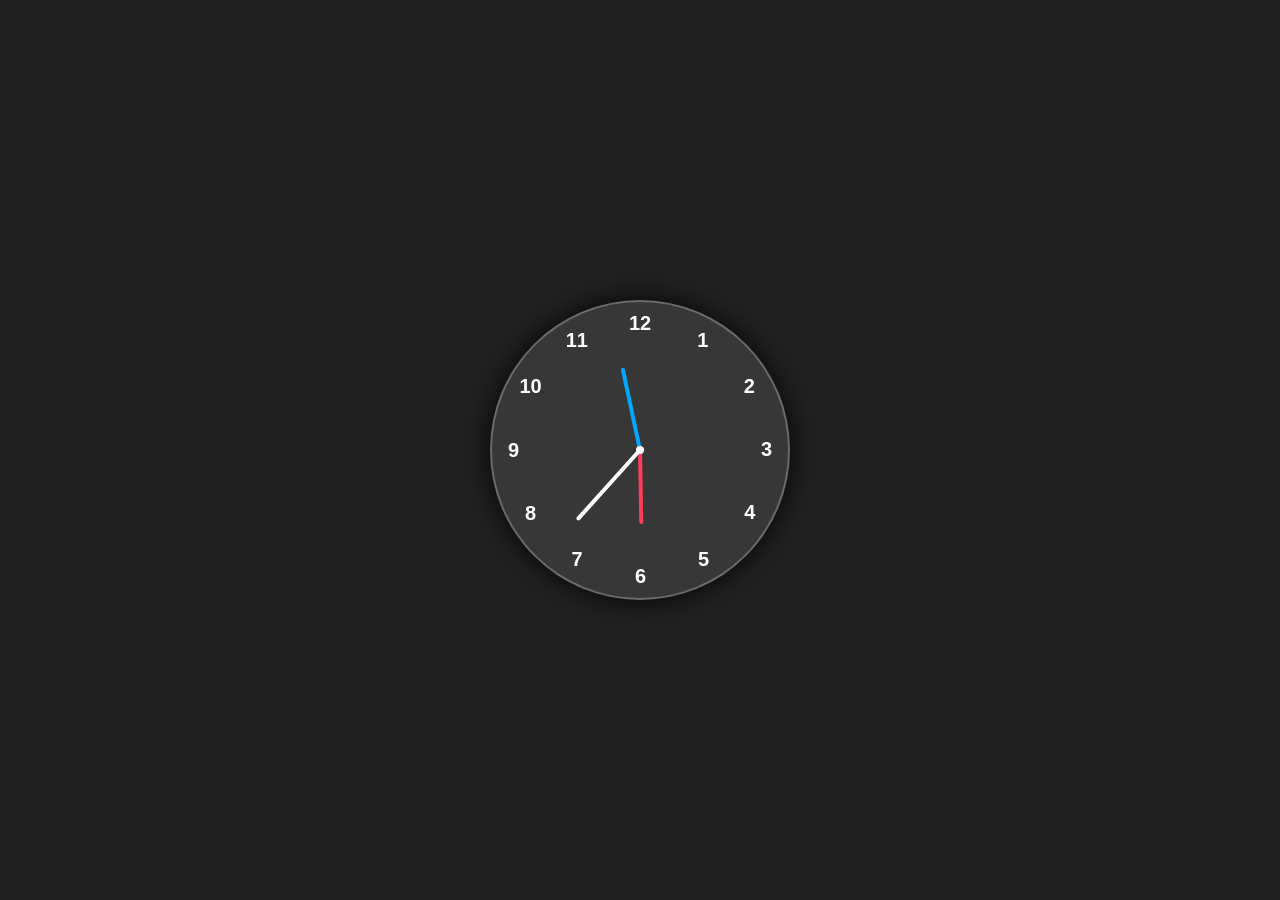
<file: Analog Clock/index.html>
<!DOCTYPE html>
<html lang="en">
  <head>
    <meta charset="UTF-8" />
    <meta http-equiv="X-UA-Compatible" content="IE=edge" />
    <meta name="viewport" content="width=device-width, initial-scale=1.0" />
    <link rel="stylesheet" href="style.css" />
    <title>Analog Clock</title>
  </head>

  <body>
    <div class="container">
      <div class="clock">
        <div style="--clr: #ff3d58; --h: 74px" id="hour" class="hand">
          <i></i>
        </div>
        <div style="--clr: #00a6ff; --h: 84px" id="min" class="hand">
          <i></i>
        </div>
        <div style="--clr: #ffffff; --h: 94px" id="sec" class="hand">
          <i></i>
        </div>

        <span style="--i: 1"><b>1</b></span>
        <span style="--i: 2"><b>2</b></span>
        <span style="--i: 3"><b>3</b></span>
        <span style="--i: 4"><b>4</b></span>
        <span style="--i: 5"><b>5</b></span>
        <span style="--i: 6"><b>6</b></span>
        <span style="--i: 7"><b>7</b></span>
        <span style="--i: 8"><b>8</b></span>
        <span style="--i: 9"><b>9</b></span>
        <span style="--i: 10"><b>10</b></span>
        <span style="--i: 11"><b>11</b></span>
        <span style="--i: 12"><b>12</b></span>
      </div>
    </div>

    <script src="script.js"></script>
  </body>
</html>
</file>
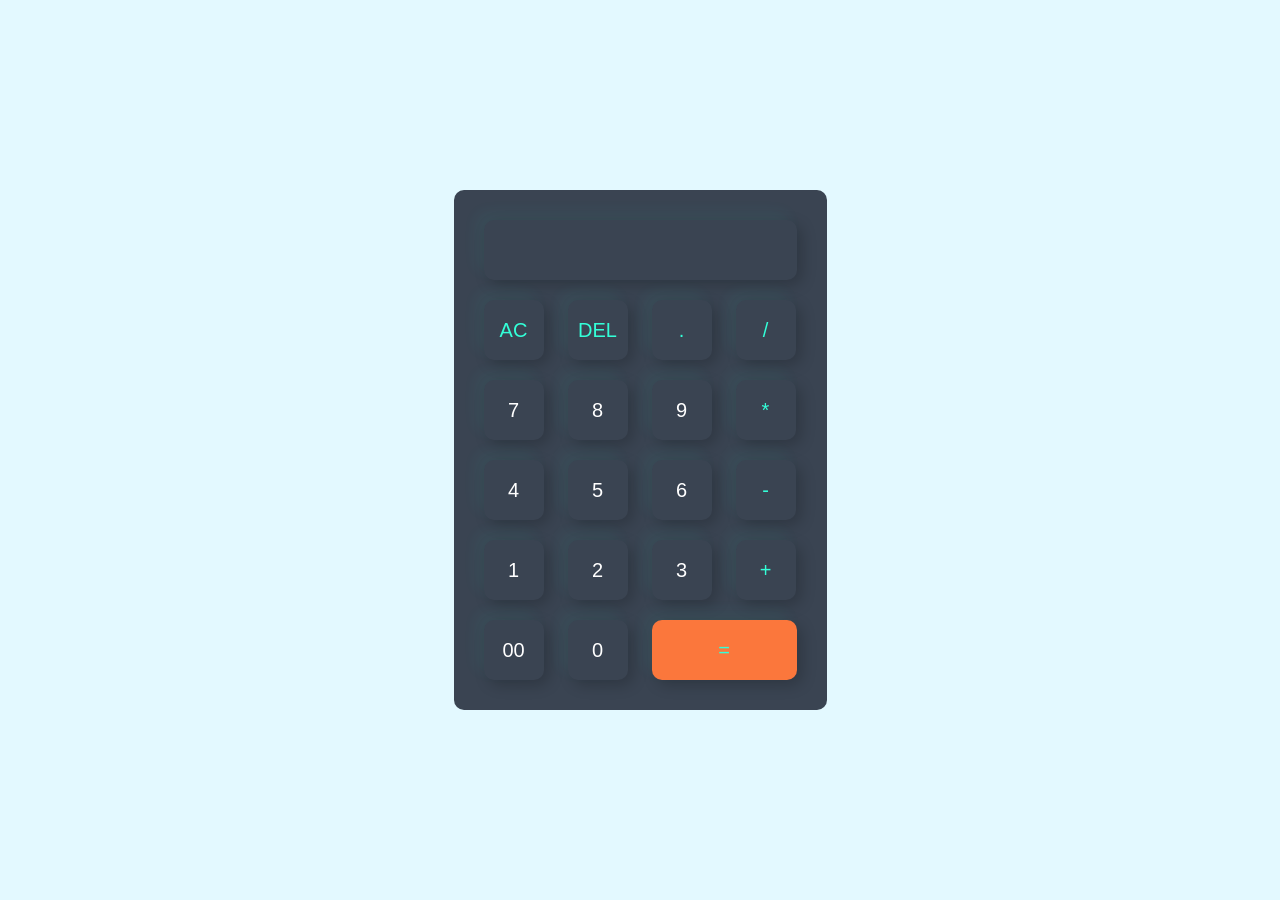
<file: Calculator/index.html>
<!DOCTYPE html>
<html lang="en">
<head>
    <meta charset="UTF-8">
    <meta name="viewport" content="width=device-width, initial-scale=1.0">
    <title>Calculator using HTML,CSS and JS</title>
    <link rel="stylesheet" href="style.css">
</head>
<body>
    <main> 
        <div class="container">
            <div class="calculator">
                <form>
                    <div class="display">
                        <input type="text" name="display">
                    </div>
                    <div>
                        <input type="button" value="AC" onclick="display.value = ''" class="operator">
                        <input type="button" value="DEL" onclick="display.value = display.value.toString().slice(0,-1)" class="operator">
                        <input type="button" value="." onclick="display.value += '.'" class="operator">
                        <input type="button" value="/" onclick="display.value += '/'" class="operator">
                    </div>
                    <div>
                        <input type="button" value="7" onclick="display.value += '7'">
                        <input type="button" value="8" onclick="display.value += '8'">
                        <input type="button" value="9" onclick="display.value += '9'">
                        <input type="button" value="*" onclick="display.value += '*'" class="operator">
                    </div>
                    <div>
                        <input type="button" value="4" onclick="display.value += '4'">
                        <input type="button" value="5" onclick="display.value += '5'">
                        <input type="button" value="6" onclick="display.value += '6'">
                        <input type="button" value="-" onclick="display.value += '-'" class="operator">
                    </div>
                    <div>
                        <input type="button" value="1" onclick="display.value += '1'">
                        <input type="button" value="2" onclick="display.value += '2'">
                        <input type="button" value="3" onclick="display.value += '3'">
                        <input type="button" value="+" onclick="display.value += '+'" class="operator">
                    </div>
                    <div>
                        <input type="button" value="00" onclick="display.value += '00'">
                        <input type="button" value="0" onclick="display.value += '0'">
                        <input type="button" value="=" onclick="display.value = eval(display.value)" class="equal operator">
                    </div>
                </form>
            </div>
        </div>
    </main>
</body>
</html>
</file>
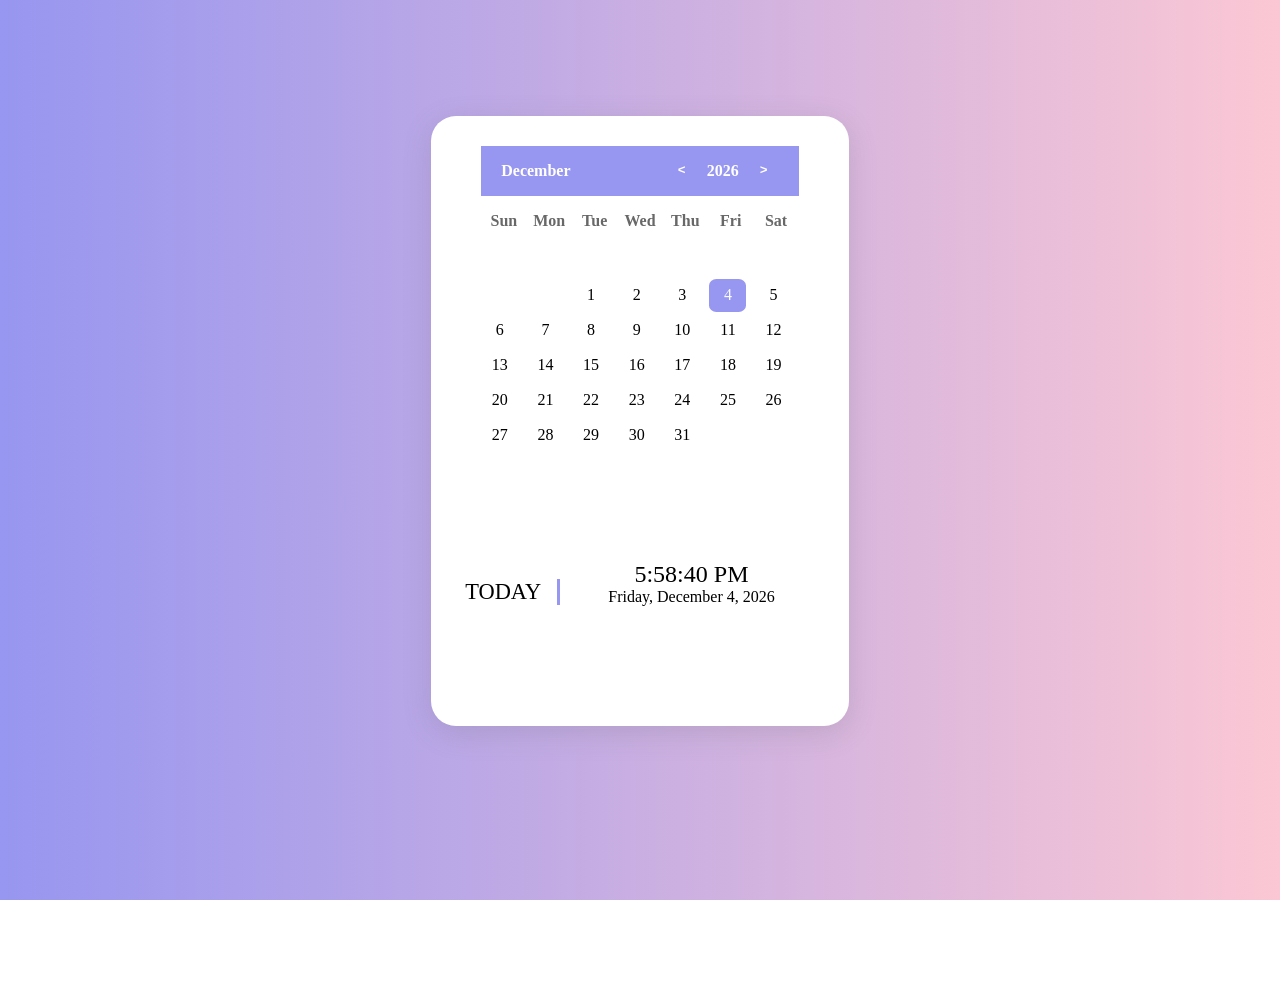
<file: Calender/index.html>
<html lang="en">
  <head>
    <meta charset="UTF-8" />
    <meta http-equiv="X-UA-Compatible" content="IE=edge" />
    <meta name="viewport" content="width=device-width, initial-scale=1.0" />
    <title>CALENDAR</title>
    <link rel="stylesheet" href="style.css">
  </head>
  <body>
    <div class="container">
      <div class="calendar">
        <div class="calendar-header">
          <span class="month-picker" id="month-picker"> May </span>
          <div class="year-picker" id="year-picker">
            <span class="year-change" id="pre-year">
              <pre>&lt</pre>
            </span>
            <span id="year">2020 </span>
            <span class="year-change" id="next-year">
              <pre>&gt</pre>
            </span>
          </div>
        </div>
 
        <div class="calendar-body">
          <div class="calendar-week-days">
            <div>Sun</div>
            <div>Mon</div>
            <div>Tue</div>
            <div>Wed</div>
            <div>Thu</div>
            <div>Fri</div>
            <div>Sat</div>
          </div>
          <div class="calendar-days">
          </div>
        </div>
        <div class="calendar-footer">
        </div>
        <div class="date-time-formate">
          <div class="day-text-formate">TODAY</div>
          <div class="date-time-value">
            <div class="time-formate">02:51:20</div>
            <div class="date-formate">23 - july - 2022</div>
          </div>
        </div>
        <div class="month-list"></div>
      </div>
    </div>
    <script src="script.js" defer></script>
  </body>
</html>
</file>
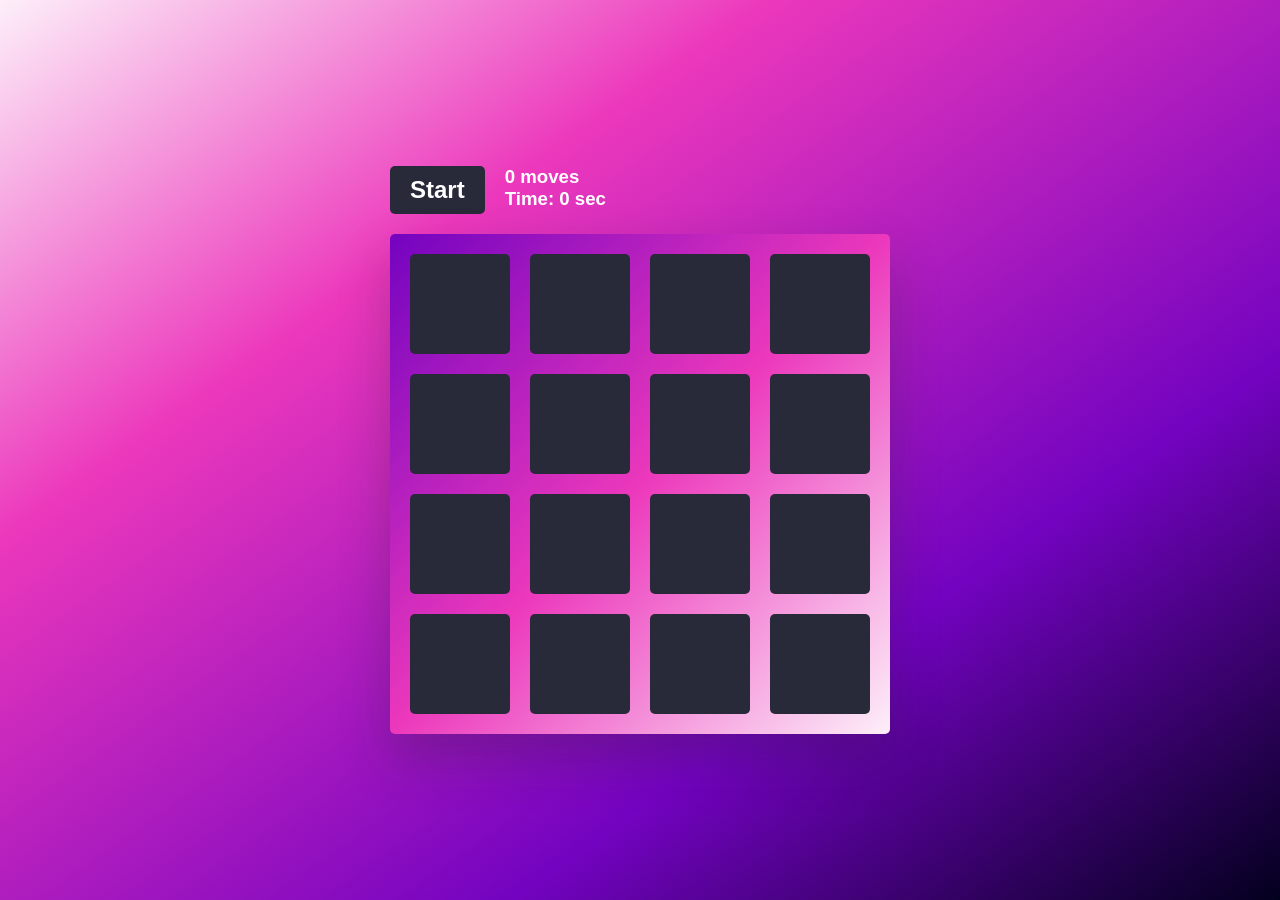
<file: Memory game/index.html>
<!DOCTYPE html>
<html lang="en">
<head>
    <meta charset="UTF-8">
    <meta http-equiv="X-UA-Compatible" content="IE=edge">
    <meta name="viewport" content="width=device-width, initial-scale=1.0">
    <title>Memory Game with JavaScript</title>
    <link rel="stylesheet" href="style.css">
</head>
<body>
    <div class="game">
        <div class="controls">
            <button>Start</button>
            <div class="stats">
                <div class="moves">0 moves</div>
                <div class="timer">Time: 0 sec</div>
            </div>
        </div>
        <div class="board-container">
            <div class="board" data-dimension="4"></div>
            <div class="win">You won!</div>
        </div>
    </div>
    <script src="script.js" defer></script>
</body>
</html>
</file>
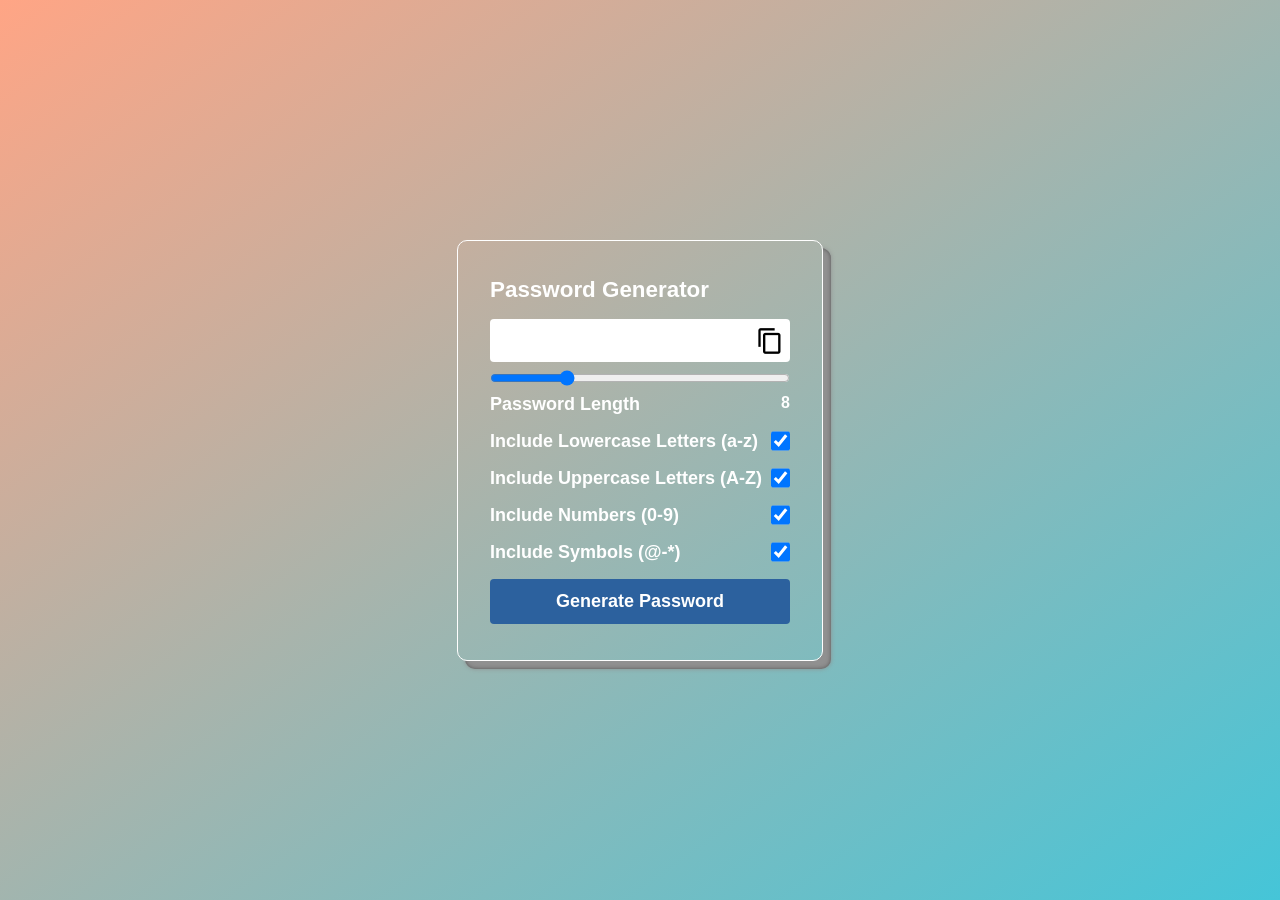
<file: Password generator/index.html>
<!DOCTYPE html>
<html lang="en">
  <head>
    <meta charset="UTF-8" />
    <meta http-equiv="X-UA-Compatible" content="IE=edge" />
    <meta name="viewport" content="width=device-width, initial-scale=1.0" />
    <link rel="stylesheet" href="style.css" />
    <link
      href="https://fonts.googleapis.com/icon?family=Material+Icons"
      rel="stylesheet"
    />

    <title>Password Generator | JavaScript Project</title>
  </head>
  <body>
    <div class="container">
      <h1>Password Generator</h1>

      <div class="inputBox">
        <input type="text" class="passBox" id="passBox" disabled />
        <span class="material-icons" id="copyIcon">content_copy</span>
      </div>

      <input type="range" min="1" max="30" value="8" id="inputSlider" />

      <div class="row">
        <p>Password Length</p>
        <span id="sliderValue"></span>
      </div>

      <div class="row">
        <label for="lowercase">Include Lowercase Letters (a-z)</label>
        <input type="checkbox" name="lowercase" id="lowercase" checked/>
      </div>

      <div class="row">
        <label for="uppercase">Include Uppercase Letters (A-Z)</label>
        <input type="checkbox" name="uppercase" id="uppercase" checked/>
      </div>

      <div class="row">
        <label for="numbers">Include Numbers (0-9)</label>
        <input type="checkbox" name="numbers" id="numbers" checked/>
      </div>

      <div class="row">
        <label for="symbols">Include Symbols (@-*)</label>
        <input type="checkbox" name="symbols" id="symbols" checked/>
      </div>

      <button type="button" class="genBtn" id="genBtn">
        Generate Password
      </button>
    </div>

    <script src="script.js"></script>
  </body>
</html>
</file>
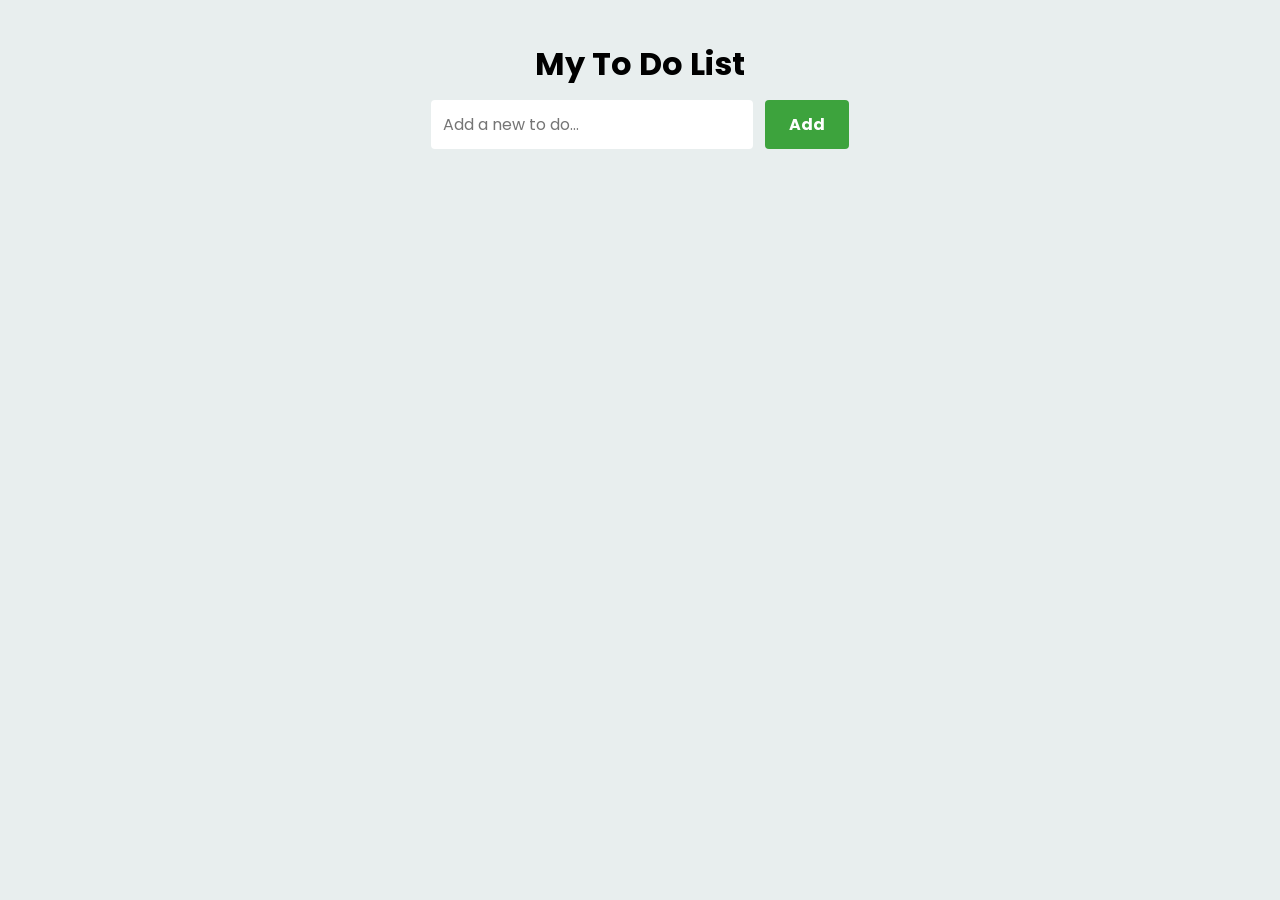
<file: To-do list/index.html>
<!DOCTYPE html>
<html lang="en">
<head>
    <meta charset="UTF-8">
    <meta http-equiv="X-UA-Compatible" content="IE=edge">
    <meta name="viewport" content="width=device-width, initial-scale=1.0">
    <link rel="stylesheet" href="style.css">
    <title>To Do List - JavaScript Project</title>
</head>
<body>
    <div class="container">
        <div class="input-container">
            <h1>My To Do List</h1>
            <input type="text" placeholder="Add a new to do..." id="inputBox">
            <input type="button" value="Add" id="addBtn">
        </div>

        <ul class="todoList" id="todoList">
        </ul>
    </div>

    <script src="script.js"></script>
</body>
</html>
</file>
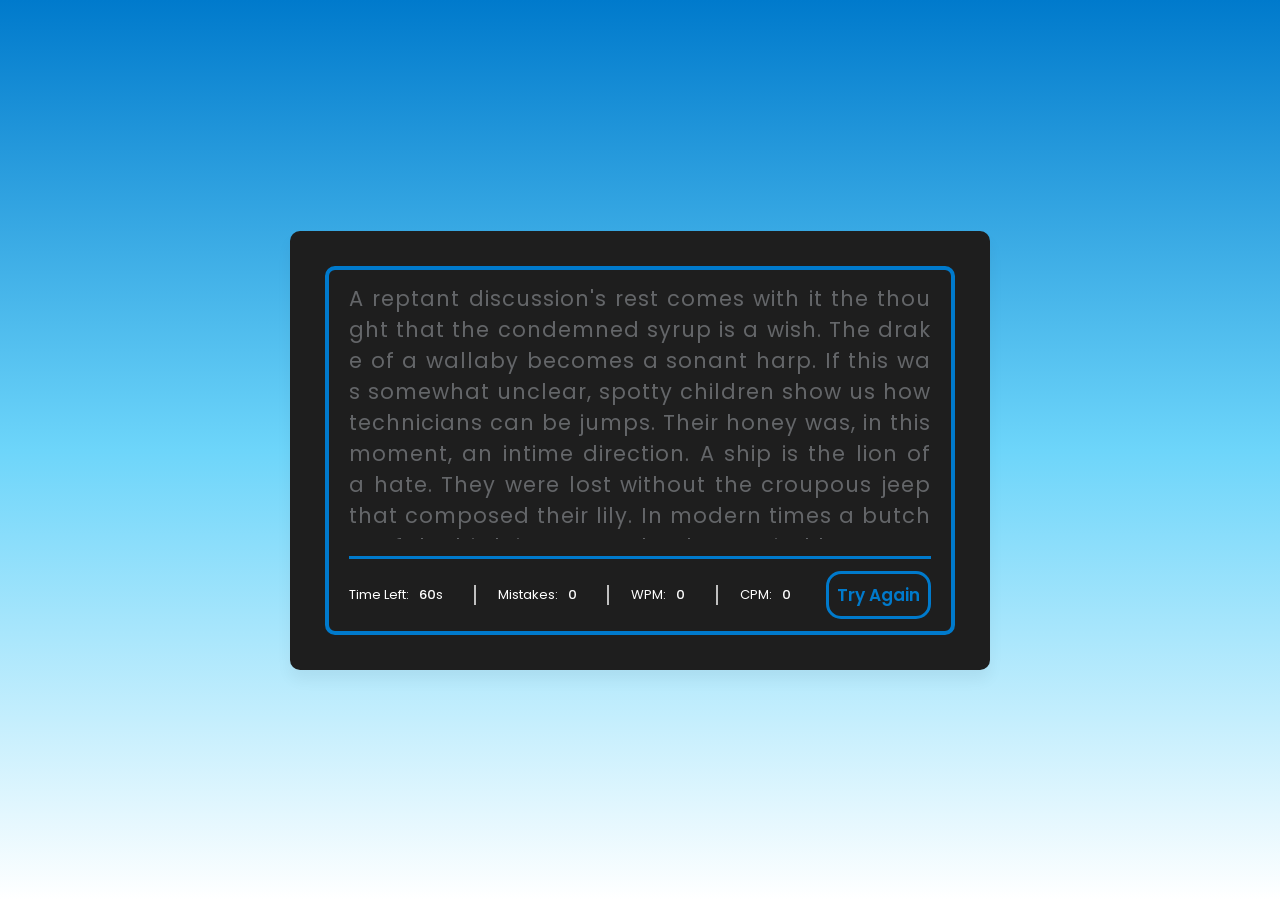
<file: Typing-Test/index.html>
<!DOCTYPE html>
<html lang="en">
<head>
    <meta charset="UTF-8">
    <meta http-equiv="X-UA-Compatible" content="IE=edge">
    <meta name="viewport" content="width=device-width, initial-scale=1.0">
    <title>Speed Typing Game</title>
    <link rel="stylesheet" href="style.css">
    <script src="script.js" defer></script>
</head>
<body>
    <div class="wrapper">
        <input type="text" class="input-field">
        <div class="content-box">
            <div class="typing-text">
                <p id="paragraph"></p>
            </div>
            <div class="content">
                <ul class="result-details">
                    <li class="time">
                        <p>
                            Time Left:
                        </p>
                        <span><b>60</b>s</span>
                    </li>
                    <li class="mistake">
                        <p>
                            Mistakes:
                        </p>
                        <span>0</span>
                    </li>
                    <li class="wpm">
                        <p>
                            WPM:
                        </p>
                        <span>0</span>
                    </li>
                    <li class="cpm">
                        <p>
                            CPM:
                        </p>
                        <span>0</span>
                    </li>
                </ul>
                <button>Try Again</button>
            </div>
        </div>
    </div>
</body>
</html>
</file>
<file: Analog Clock/style.css>
*{
    margin: 0;
    padding: 0;
    box-sizing: border-box;
    font-family: sans-serif;
    color: #ffffff;
}

body{
    display: flex;
    justify-content: center;
    align-items: center;
    min-height: 100vh;
    background-color: #212121;
}

.container{
    position: relative;
}

.clock{
    width: 300px;
    height: 300px;
    border-radius: 50%;
    background-color: rgba(255, 255, 255, 0.1);
    border: 2px solid rgba(255, 255, 255, 0.25);
    box-shadow: 0px 0px 30px rgba(0, 0, 0, 0.9);
    display: flex;
    justify-content: center;
    align-items: center;
}

.clock span{
    position: absolute;
    transform: rotate(calc(30deg * var(--i))); 
    inset: 12px;
    text-align: center;
}

.clock span b{
    transform: rotate(calc(-30deg * var(--i)));
    display: inline-block;
    font-size: 20px;
}

.clock::before{
    content: '';
    position: absolute;
    width: 8px;
    height: 8px;
    border-radius: 50%;
    background-color: #fff;
    z-index: 2;
}

.hand{
    position: absolute;
    display: flex;
    justify-content: center;
    align-items: flex-end;
}
.hand i{
    position: absolute;
    background-color: var(--clr);
    width: 4px;
    height: var(--h);
    border-radius: 8px;
}
</file>
<file: Calculator/style.css>
*{
    margin: 0;
    padding: 0;
    box-sizing: border-box;
}
.container{
    width: 100%;
    height: 100vh;
    background-color: #e3f9ff;
    display: flex;
    align-items: center;
    justify-content: center;
}
.calculator{
    background:#3a4452;
    padding: 20px;
    border-radius: 10px;
}
.calculator form input{
    border: 0;
    outline: 0;
    width: 60px;
    height: 60px;
    border-radius: 10px;
    box-shadow: -8px -8px 15px rgba(51,255,216,0.05) , 5px 5px 15px rgba(0,0,0,0.2);
    background: transparent;
    font-size: 20px;
    color: #fff;
    cursor: pointer;
    margin: 10px;
}
form .display{
    display: flex;
    justify-content: flex-end;
}
form .display input{
    text-align: right;
    flex: 1;
    font-size: 45px;
    padding: 5px 0px;
}
form input.equal{
    background-color: #fb773c;
    width: 145px;
}
form input.operator{
    color: #33ffd8;
}
</file>
<file: Calender/style.css>
:root {
    --dark-text: #f8fbff;
    --light-body: #f3f8fe;
    --light-main: #fdfdfd;
    --light-second: #c3c2c8;
    --light-hover: #f0f0f0;
    --light-text: #151426;
    --light-btn: #9796f0;
    --blue: #0000ff;
    --white: #fff;
    --shadow: rgba(100, 100, 111, 0.2) 0px 7px 29px 0px;
    --font-family: consolas;
  }
  * {
    padding: 0;
    margin: 0;
    box-sizing: border-box;
  }
  html,
  body {
    place-items: center;
    font-family: var(--font-family);
    background:linear-gradient(to right, #9796f0, #fbc7d4);
    overflow: hidden;
  }
  .container {
    width: max-content;
    height: max-content;
    position: relative;
    display: flex;
    padding: 2% 0px 0px 0px;
    justify-content: center;
    top: 10%;
    right: 0%;
    width: 100%;
    height: 100%;
  }
  .calendar {
    height: 610px;
    width: max-content;
    background-color: white;
    border-radius: 25px;
    overflow: hidden;
    padding: 30px 50px 0px 50px;
  }
  .calendar {
    box-shadow: var(--shadow);
  }
  .calendar-header {
    background: #9796f0;
    display: flex;
    justify-content: space-between;
    align-items: center;
    font-weight: 700;
    color: var(--white);
    padding: 10px;
  }
  .calendar-body {
    pad: 10px;
  }
  .calendar-week-days {
    display: grid;
    grid-template-columns: repeat(7, 1fr);
    font-weight: 600;
    cursor: pointer;
    color:rgb(104, 104, 104);
  }
  .calendar-week-days div:hover {
  color:black;
  transform: scale(1.2);
  transition: all .2s ease-in-out;
  }
  .calendar-week-days div {
    display: grid;
    place-items: center;
    color: var(--bg-second);
    height: 50px;
  }
  .calendar-days {
    display: grid;
    grid-template-columns: repeat(7, 1fr);
    gap: 2px;
    color: var(--color-txt);
  }
  .calendar-days div {
    width: 37px;
    height: 33px;
    display: flex;
    align-items: center;
    justify-content: center;
    padding: 5px;
    position: relative;
    cursor: pointer;
    animation: to-top 1s forwards;
  }
  .month-picker {
    padding: 5px 10px;
    border-radius: 10px;
    cursor: pointer;
  }
  .month-picker:hover {
    background-color: var(--color-hover);
  }
  .month-picker:hover {
    color: var(--color-txt);
  }
  .year-picker {
    display: flex;
    align-items: center;
  }
  .year-change {
    height: 30px;
    width: 30px;
    border-radius: 50%;
    display: grid;
    place-items: center;
    margin: 0px 10px;
    cursor: pointer;
  }
  .year-change:hover {
    background-color: var(--light-btn);
    transition:all .2s ease-in-out ;
    transform: scale(1.12);
  }
  .year-change:hover pre {
    color: var(--bg-body);
  }
  .calendar-footer {
    padding: 10px;
    display: flex;
    justify-content: flex-end;
    align-items: center;
  }
  #year:hover{
    cursor: pointer;
    transform: scale(1.2);
    transition: all 0.2 ease-in-out;
  }
  .calendar-days div span {
    position: absolute;
  }
   .calendar-days div:hover {
    transition: width 0.2s ease-in-out, height 0.2s ease-in-out;
    background-color: #fbc7d4;
    border-radius: 20%;
    color: var(--dark-text);
  }
  .calendar-days div.current-date {
    color: var(--dark-text);
    background-color: var(--light-btn);
    border-radius: 20%;
  }
  .month-list {
    position: relative;
    left: 0;
    top: -50px;
    background-color: #ebebeb;
    color: var(--light-text);
    display: grid;
    grid-template-columns: repeat(3, auto);
    gap: 5px;
    border-radius: 20px;
  }
  .month-list > div {
    display: grid;
    place-content: center;
    margin: 5px 10px;
    transition: all 0.2s ease-in-out;
  }
  .month-list > div > div {
    border-radius: 15px;
    padding: 10px;
    cursor: pointer;
  }
  .month-list > div > div:hover {
    background-color:var(--light-btn);
    color: var(--dark-text);
    transform: scale(0.9);
    transition: all 0.2s ease-in-out;
  }
  .month-list.show {
    visibility: visible;
    pointer-events: visible;
    transition: 0.6s ease-in-out;
    animation: to-left .71s forwards;
  }
  .month-list.hideonce{
    visibility: hidden;
  }
  .month-list.hide {
    animation: to-right 1s forwards;
    visibility: none;
    pointer-events: none;
  }
  .date-time-formate {
    width: max-content;
    height: max-content;
    font-family: Dubai Light, Century Gothic;
    position: relative;
    display: inline;
    top: 140px;
    justify-content: center;
  }
  .day-text-formate {
    font-family: Microsoft JhengHei UI;
    font-size: 1.4rem;
    padding-right: 5%;
    border-right: 3px solid #9796f0;
    position: absolute;
    left: -1rem;
  }
  .date-time-value {
    display: block;
    height: max-content;
    width: max-content;
    position: relative;
    left: 40%;
    top: -18px;
    text-align: center;
  }
  .time-formate {
    font-size: 1.5rem;
  }
  .time-formate.hideTime {
    animation: hidetime 1.5s forwards;
  }
  .day-text-formate.hidetime {
    animation: hidetime 1.5s forwards;
  }
  .date-formate.hideTime {
    animation: hidetime 1.5s forwards;
  }
  .day-text-formate.showtime{
    animation: showtime 1s forwards;
  }
  .time-formate.showtime {
    animation: showtime 1s forwards;
  }
  .date-formate.showtime {
    animation: showtime 1s forwards;
  }
  @keyframes to-top {
    0% {
      transform: translateY(0);
      opacity: 0;
    }
    100% {
      transform: translateY(100%);
      opacity: 1;
    }
  }
  @keyframes to-left {
    0% {
      transform: translatex(230%);
      opacity: 1;
    }
    100% {
      transform: translatex(0);
      opacity: 1;
    }
  }
  @keyframes to-right {
    10% {
      transform: translatex(0);
      opacity: 1;
    }
    100% {
      transform: translatex(-150%);
      opacity: 1;
    }
  }
  @keyframes showtime {
    0% {
      transform: translatex(250%);
      opacity: 1;
    }
    100% {
      transform: translatex(0%);
      opacity: 1;
    }
  }
  @keyframes hidetime {
    0% {
      transform: translatex(0%);
      opacity: 1;
    }
    100% {
      transform: translatex(-370%);
      opacity: 1;
    }
  }
  @media (max-width:375px) {
    .month-list>div{
  
      margin: 5px 0px;
    }
  }
</file>
<file: Memory game/style.css>
html {
    width: 100%;
    height: 100%;
    background: linear-gradient(325deg,  #03001e 0%,#7303c0 30%,#ec38bc 70%, #fdeff9 100%);
    font-family: Arial, Helvetica, sans-serif;
    overflow: hidden;
}
.game {
    position: absolute;
    top: 50%;
    left: 50%;
    transform: translate(-50%, -50%);
}
.controls {
    display: flex;
    gap: 20px;
    margin-bottom: 20px;
}
button {
    background: #282A3A;
    color: #FFF;
    border-radius: 5px;
    padding: 10px 20px;
    border: 0;
    cursor: pointer;
    font-family: Arial, Helvetica, sans-serif;
    font-size: 18pt;
    font-weight: bold;
}
.disabled {
    color: #757575;
}
.stats {
    color: #FFF;
    font-size: 14pt;
    font-weight: bold;
}
.board-container {
    position: relative;
}
.board,
.win {
    border-radius: 5px;
    box-shadow: 0 25px 50px rgb(33 33 33 / 25%);
    background: linear-gradient(135deg,  #03001e 0%,#7303c0 0%,#ec38bc 50%, #fdeff9 100%);
    transition: transform .6s cubic-bezier(0.4, 0.0, 0.2, 1);
    backface-visibility: hidden;
}
.board {
    padding: 20px;
    display: grid;
    grid-template-columns: repeat(4, auto);
    grid-gap: 20px;
}
.board-container.flipped .board {
    transform: rotateY(180deg) rotateZ(50deg);
}
.board-container.flipped .win {
    transform: rotateY(0) rotateZ(0);
}
.card {
    position: relative;
    width: 100px;
    height: 100px;
    cursor: pointer;
}
.card-front,
.card-back {
    position: absolute;
    border-radius: 5px;
    width: 100%;
    height: 100%;
    background: #282A3A;
    transition: transform .6s cubic-bezier(0.4, 0.0, 0.2, 1);
    backface-visibility: hidden;
}
.card-back {
    transform: rotateY(180deg) rotateZ(50deg);
    font-size: 28pt;
    user-select: none;
    text-align: center;
    line-height: 100px;
    background: #FDF8E6;
}
.card.flipped .card-front {
    transform: rotateY(180deg) rotateZ(50deg);
}
.card.flipped .card-back {
    transform: rotateY(0) rotateZ(0);
}
.win {
    position: absolute;
    top: 0;
    left: 0;
    width: 100%;
    height: 100%;
    text-align: center;
    background: #FDF8E6;
    transform: rotateY(180deg) rotateZ(50deg);
}
.win-text {
    position: absolute;
    top: 50%;
    left: 50%;
    transform: translate(-50%, -50%);
    font-size: 21pt;
    color: #282A3A;
}
.highlight {
    color: #7303c0;
}
</file>
<file: Password generator/style.css>
*{
    margin: 0;
    padding: 0;
    box-sizing: border-box;
    font-family: sans-serif;
}

body{
    max-width: 100vw;
    min-height: 100vh;
    display: flex;
    justify-content: center;
    align-items: center;
    background: linear-gradient(to right bottom, #ffa585, #45c5d8);
    color: #fff;
    font-weight: 600;
}

.container{
    border: 0.5px solid #fff;
    border-radius: 10px;
    padding: 28px 32px;
    display: flex;
    flex-direction: column;
    background: transparent;
    box-shadow: 8px 8px 4px #909090, 8px 8px 0px #575757;
}

.container h1{
    font-size: 1.4rem;
    margin-block: 8px;
}
.inputBox{
    position: relative;
}

.inputBox span{
    position: absolute;
    top: 16px;
    right: 6px;
    color: #000;
    font-size: 28px;
    cursor: pointer;
    z-index: 2;
}
.passBox{
    background-color: #fff;
    border: none;
    outline: none;
    padding: 10px;
    width: 300px;
    border-radius: 4px;
    font-size: 20px;
    margin-block: 8px;
    text-overflow: ellipsis;
}

.row{
    display: flex;
    margin-block: 8px;
}

.row p, .row label{
    flex-basis: 100%;
    font-size: 18px;
}

.row input[type="checkbox"]{
    width: 20px;
    height: 20px;
}

.genBtn{
    border: none;
    outline: none;
    background-color: #2c619e;
    padding: 12px 24px;
    color: #fff;
    font-size: 18px;
    margin-block: 8px;
    font-weight: 700;
    cursor: pointer;
    border-radius: 4px;
}

.genBtn:hover{
    background-color: #0066ff;
}
</file>
<file: To-do list/style.css>
@import url('https://fonts.googleapis.com/css2?family=Poppins&display=swap');

*{
    margin: 0;
    padding: 0;
    box-sizing: border-box;
    font-family: 'Poppins', sans-serif;
}

body{
    background-color: rgb(232, 238, 238);
}

.container{
    display: flex;
    flex-direction: column;
    justify-content: center;
    align-items: center;
    margin-top: 20px;
}

.input-container{
    width: 100%;
    max-width: 500px;
    text-align: center;
    padding: 20px;
}

.input-container input{
    border: none;
    outline: none;
    padding: 12px;
    margin-block: 12px;
    border-radius: 4px;
    font-size: 16px;
}

.input-container input[type="text"]{
    width: 70%;
}

.input-container input[type="button"]{
    background-color: #3da33d;
    color: #fff;
    font-weight: 700;
    margin-left: 8px;
    cursor: pointer;
    padding: 12px 24px;
}

.input-container input[type="button"]:hover{
    background-color: #60b160;
}

ul{
    width: 70%;
    max-width: 450px;
    /* display: flex;
    justify-content: center;
    flex-direction: column;
    align-items: center; */
}

ul li{
    list-style-type: none;
    cursor: pointer;
    margin-block-end: 12px;
    border-radius: 8px;
    border: 0.125px solid #a19f9f;
    padding: 6px 12px;
    background-color: #ffffff;
    display: flex;
    align-items: center;
    justify-content: space-between;
    transition: background-color 0.5s;
}

ul li:hover{
    background-color: #cbcaca;
}

ul li p{
    flex-grow: 1;
    padding: 2px;
}
.btn{
    border: none;
    outline: none;
    font-size: 16px;
    background: none;
    font-weight: 600;
    cursor: pointer;
    padding: 8px;
}

.deleteBtn{
    color: #ff0000;
}

.editBtn{
    color: #008000;
}
</file>
<file: Typing-Test/style.css>
@import url('https://fonts.googleapis.com/css2?family=Poppins:wght@400;500;600;700&display=swap');
* {
    margin: 0;
    padding: 0;
    box-sizing: border-box;
    font-family: 'Poppins', sans-serif;
}
body {
    display: flex;
    padding: 0 10px;
    align-items: center;
    justify-content: center;
    min-height: 100vh;
    background: linear-gradient( #007acc, #6DD5FA, #FFFFFF);
}
#paragraph{
    color: #646669;
}
.result-details{
    color: white;
}
::selection {
    color: #fff;
    background: #007acc;
}
.wrapper {
    width: 700px;
    padding: 35px;
    background: #1e1e1e;
    border-radius: 10px;
    box-shadow: 0 10px 15px rgba(0,0,0,0.05);
}
.wrapper .input-field {
    opacity: 0;
    z-index: -999;
    position: absolute;
}
.wrapper .content-box {
    padding: 13px 20px 0;
    border-radius: 10px;
    border: 4px solid #007acc;
}
.content-box .typing-text {
    overflow: hidden;
    max-height: 256px;
}
.typing-text::-webkit-scrollbar {
    width: 0;
}
.typing-text p {
    font-size: 21px;
    text-align: justify;
    letter-spacing: 1px;
    word-break: break-all;
}
.typing-text p span {
    position: relative;
}
.typing-text p span.correct {
    color: #d1d0c5;
}
.typing-text p span.incorrect {
    color: #ca4754;
    border-radius: 4px;
}
/* .typing-text p span.active {
    color: #17A2B8;
} */
.typing-text p span.active::before {
    position: absolute;
    content: "";
    height: 2px;
    width: 100%;
    bottom: 0;
    left: 0;
    opacity: 0;
    border-radius: 5px;
    background: #007acc;
    animation: blink 1s ease-in-out infinite;
}
@keyframes blink {
    50% {
        opacity: 1;
    }
}
.content-box .content {
    margin-top: 17px;
    display: flex;
    padding: 12px 0;
    flex-wrap: wrap;
    align-items: center;
    justify-content: space-between;
    border-top: 3px solid #007acc;
}
.content button {
    outline: none;
    border: none;
    width: 105px;
    color: #007acc;
    padding: 8px 0;
    font-size: 17px;
    font-weight: 600;
    cursor: pointer;
    border-radius: 15px;
    border: 3px solid #007acc;
    background: none;
    transition: transform 0.2s ease;
}
.content button:active {
    transform: scale(0.89);
}
.content button:hover {
    background: #FFFFFF;
}
.content .result-details {
    display: flex;
    flex-wrap: wrap;
    align-items: center;
    width: calc(100% - 140px);
    justify-content: space-between;
}
.result-details li {
    display: flex;
    height: 20px;
    list-style: none;
    position: relative;
    align-items: center;
}
.result-details li:not(:first-child) {
    padding-left: 22px;
    border-left: 2px solid #bfbfbf;
}
.result-details li p {
    font-size: 13px;
}
.result-details li span {
    display: block;
    font-size: 13px;
    margin-left: 10px;
}
li span b {
    font-weight: 500;
}
li:not(:first-child) span {
    font-weight: 500;
}
@media (max-width: 745px) {
    .wrapper {
        padding: 20px;
    }
    .content-box .content {
        padding: 20px 0;
    }
    .content-box .typing-text {
        max-height: 100%;
    }
    .typing-text p {
        font-size: 19px;
        text-align: left;
    }
    .content button {
        width: 100%;
        font-size: 15px;
        padding: 10px 0;
        margin-top: 20px;
    }
    .content .result-details {
        width: 100%;
    }
    .result-details li:not(:first-child) {
        border-left: 0;
        padding: 0;
    }
    .result-details li p,
    .result-details li span {
        font-size: 15px;
    }
}
@media (max-width: 518px) {
    .wrapper .content-box {
        padding: 10px 15px 0;
    }
    .typing-text p {
        font-size: 13px;
    }
    .result-details li {
        margin-bottom: 10px;
    }
    .content button {
        margin-top: 10px;
    }
}
</file>
